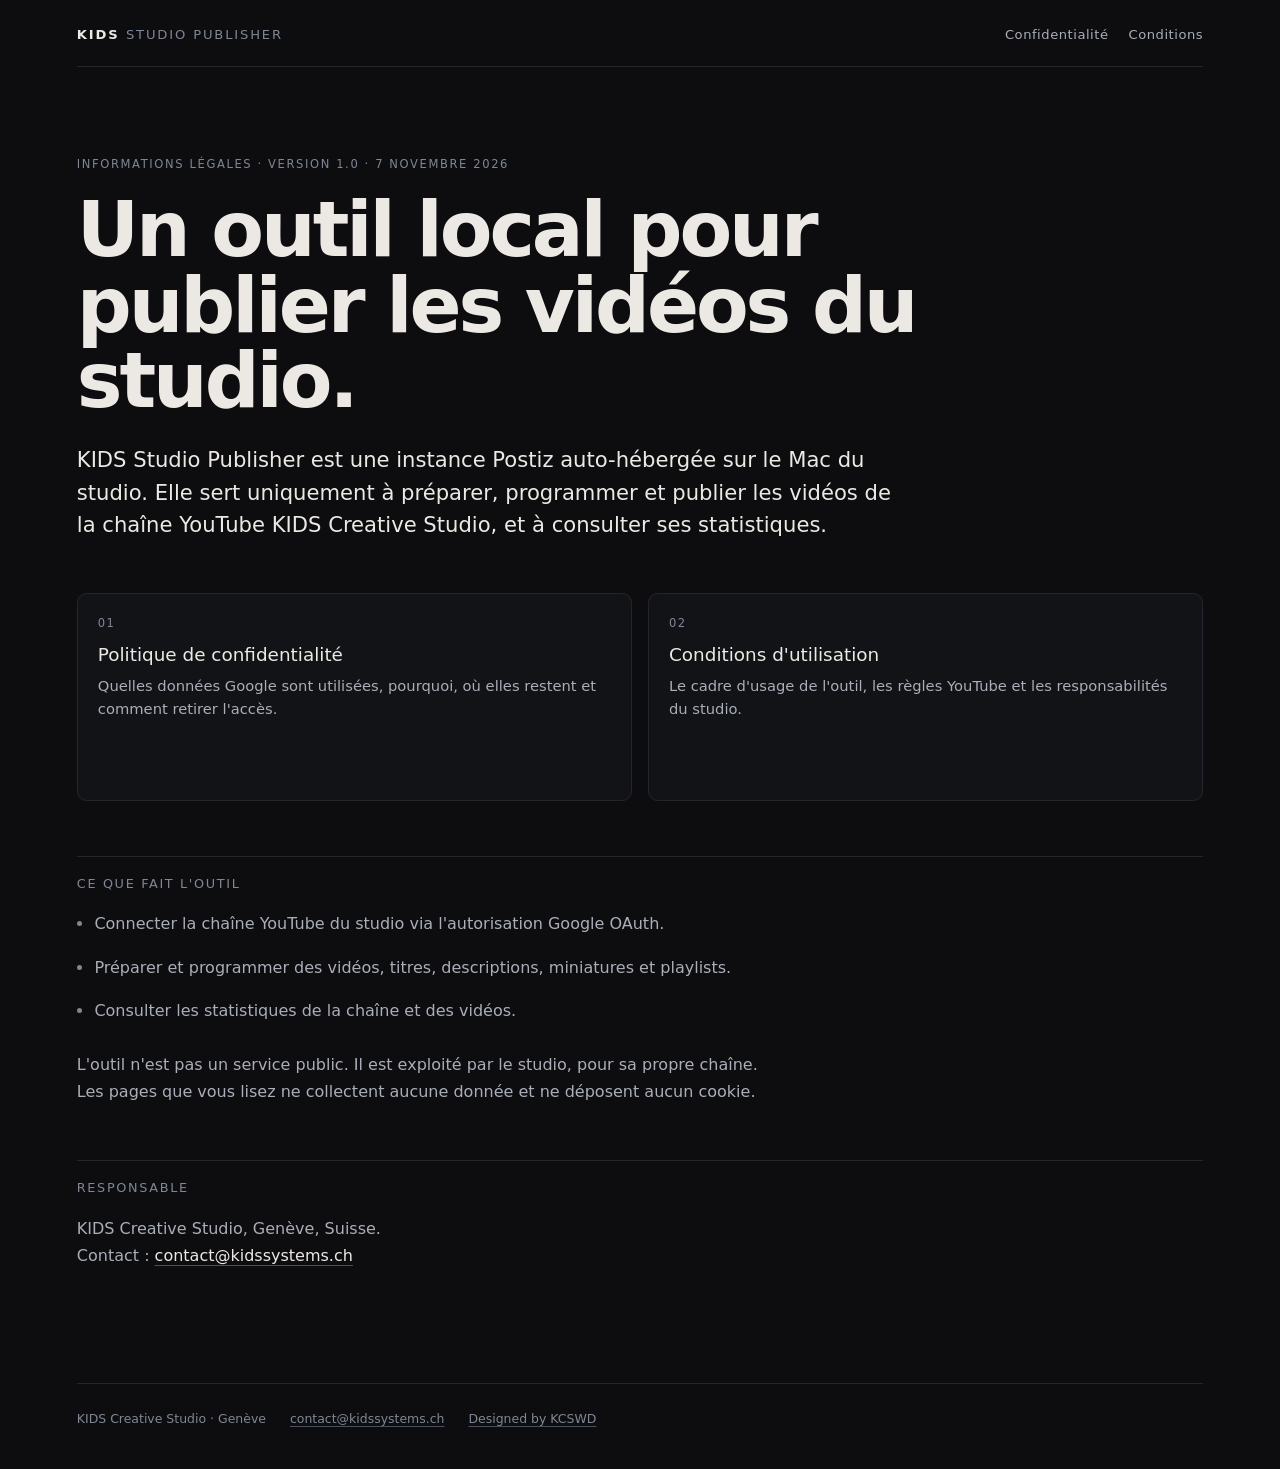
<file: index.html>
<!doctype html>
<html lang="fr">
<head>
  <meta charset="utf-8">
  <meta name="viewport" content="width=device-width, initial-scale=1">
  <meta name="theme-color" content="#0d0d10">
  <meta name="description" content="KIDS Studio Publisher — outil local de publication YouTube du studio KIDS Creative Studio. Informations légales, confidentialité et conditions d'utilisation.">
  <title>KIDS Studio Publisher — informations légales</title>
  <link rel="stylesheet" href="styles.css">
</head>
<body>
  <a class="skip" href="#contenu">Aller au contenu</a>

  <header class="site-header">
    <a class="brand" href="index.html">KIDS <span>Studio Publisher</span></a>
    <nav aria-label="Navigation principale">
      <a href="privacy.html">Confidentialité</a>
      <a href="terms.html">Conditions</a>
    </nav>
  </header>

  <main id="contenu">
    <p class="eyebrow">Informations légales · version 1.0 · 7 novembre 2026</p>
    <h1>Un outil local pour publier les vidéos du studio.</h1>
    <p class="lede">KIDS Studio Publisher est une instance Postiz auto-hébergée sur le Mac du studio. Elle sert uniquement à préparer, programmer et publier les vidéos de la chaîne YouTube KIDS Creative Studio, et à consulter ses statistiques.</p>

    <div class="cards">
      <a class="card" href="privacy.html">
        <span class="card-kicker">01</span>
        <strong>Politique de confidentialité</strong>
        <span>Quelles données Google sont utilisées, pourquoi, où elles restent et comment retirer l'accès.</span>
      </a>
      <a class="card" href="terms.html">
        <span class="card-kicker">02</span>
        <strong>Conditions d'utilisation</strong>
        <span>Le cadre d'usage de l'outil, les règles YouTube et les responsabilités du studio.</span>
      </a>
    </div>

    <section>
      <h2>Ce que fait l'outil</h2>
      <ul class="plain">
        <li>Connecter la chaîne YouTube du studio via l'autorisation Google OAuth.</li>
        <li>Préparer et programmer des vidéos, titres, descriptions, miniatures et playlists.</li>
        <li>Consulter les statistiques de la chaîne et des vidéos.</li>
      </ul>
      <p>L'outil n'est pas un service public. Il est exploité par le studio, pour sa propre chaîne. Les pages que vous lisez ne collectent aucune donnée et ne déposent aucun cookie.</p>
    </section>

    <section>
      <h2>Responsable</h2>
      <p>KIDS Creative Studio, Genève, Suisse.<br>
        Contact : <a href="mailto:contact@kidssystems.ch">contact@kidssystems.ch</a></p>
    </section>
  </main>

  <footer>
    <span>KIDS Creative Studio · Genève</span>
    <span><a href="mailto:contact@kidssystems.ch">contact@kidssystems.ch</a></span>
    <span><a href="https://kidssystems.ch/" rel="noopener">Designed by KCSWD</a></span>
  </footer>
</body>
</html>
</file>
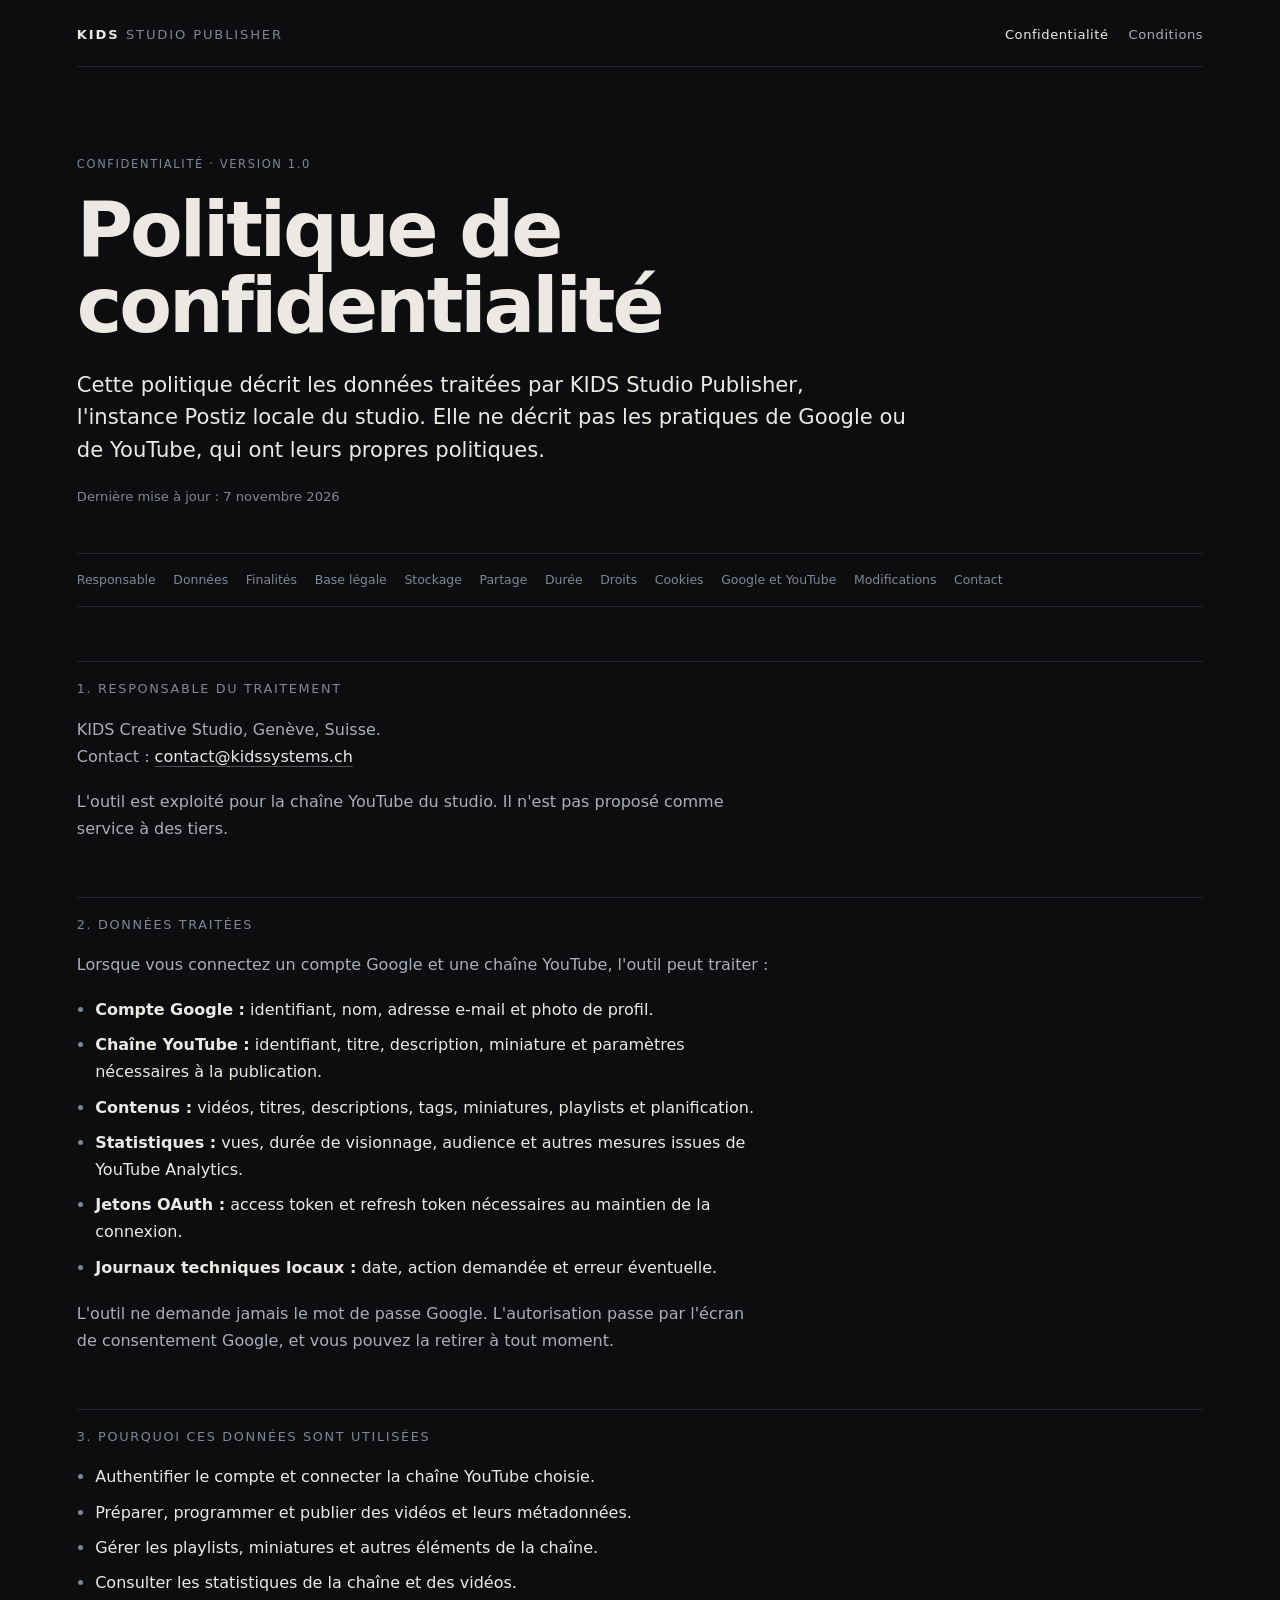
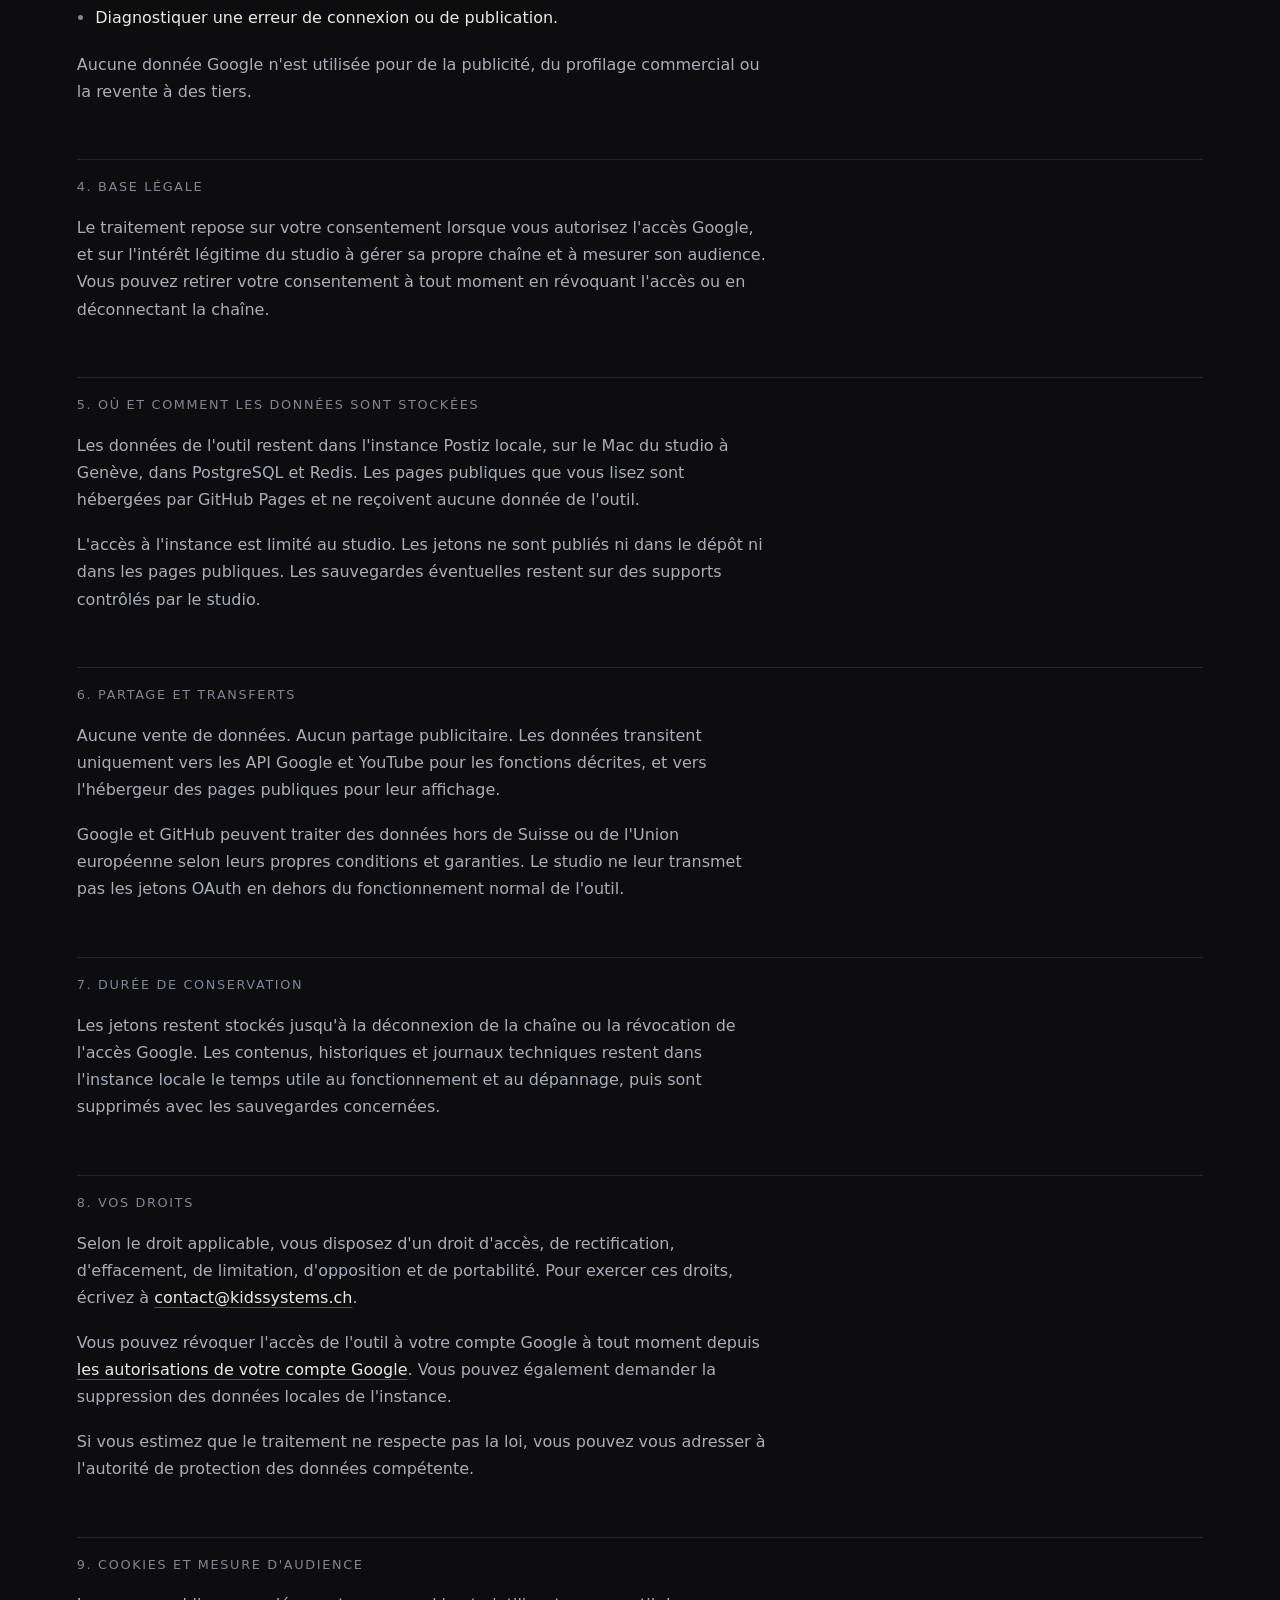
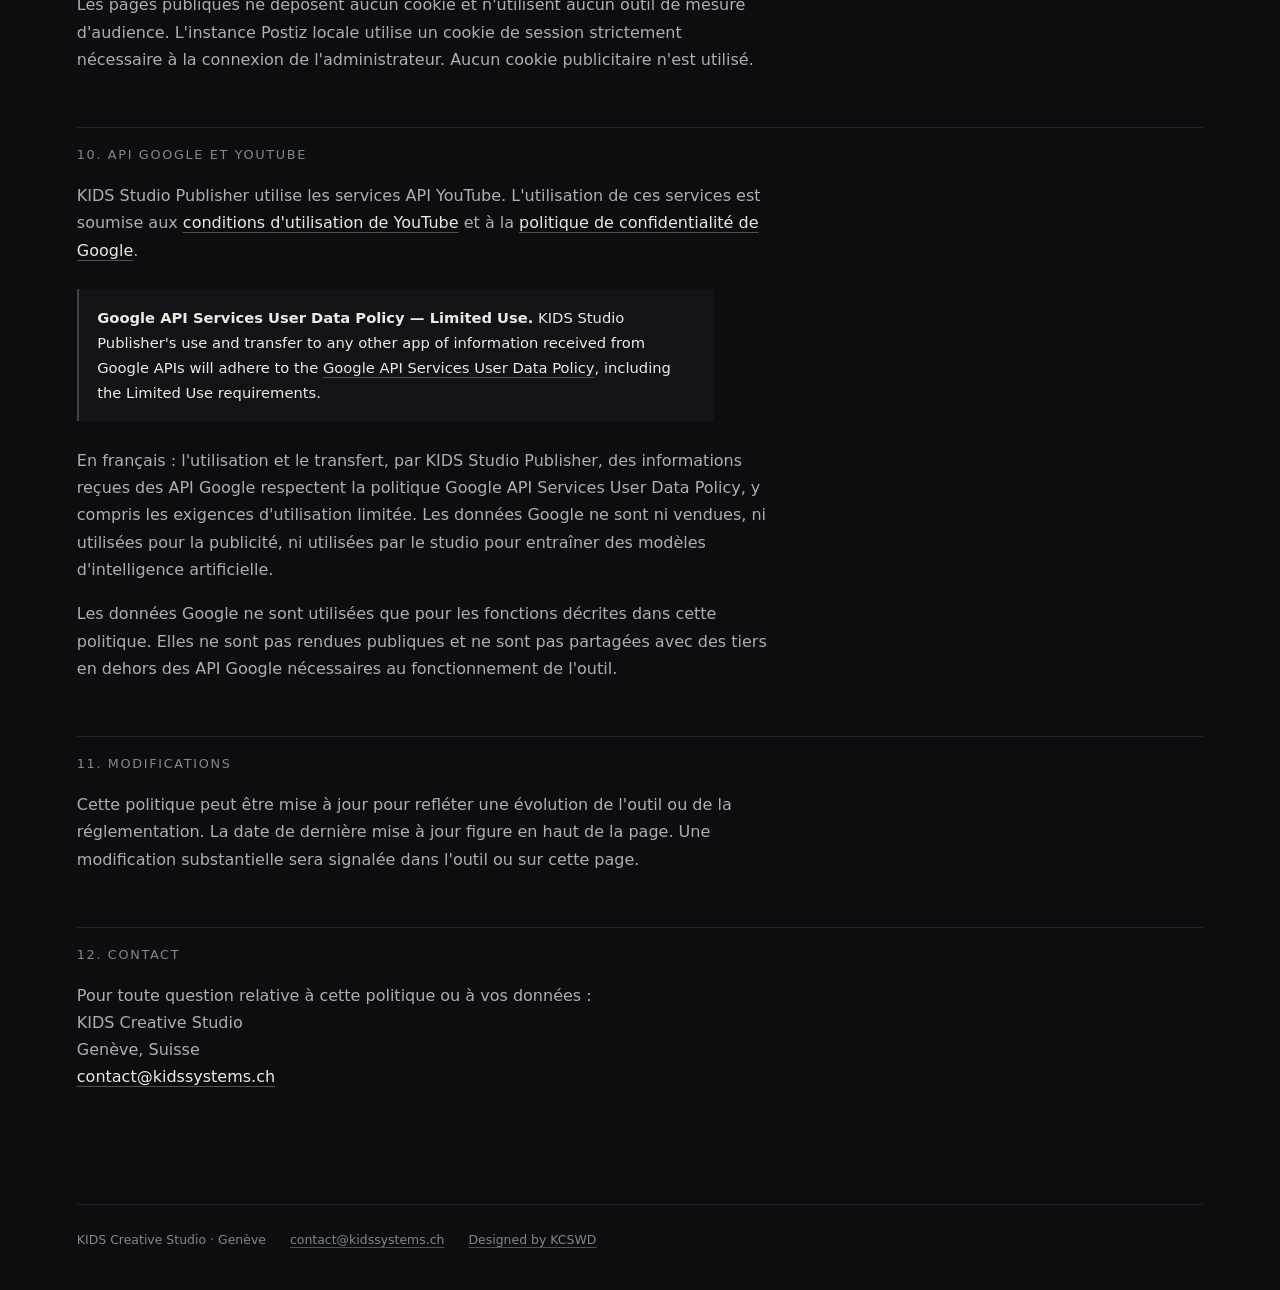
<file: privacy.html>
<!doctype html>
<html lang="fr">
<head>
  <meta charset="utf-8">
  <meta name="viewport" content="width=device-width, initial-scale=1">
  <meta name="theme-color" content="#0d0d10">
  <meta name="description" content="Politique de confidentialité de KIDS Studio Publisher, outil local de publication YouTube du studio KIDS Creative Studio.">
  <title>Politique de confidentialité — KIDS Studio Publisher</title>
  <link rel="stylesheet" href="styles.css">
</head>
<body>
  <a class="skip" href="#contenu">Aller au contenu</a>

  <header class="site-header">
    <a class="brand" href="index.html">KIDS <span>Studio Publisher</span></a>
    <nav aria-label="Navigation principale">
      <a href="privacy.html" aria-current="page">Confidentialité</a>
      <a href="terms.html">Conditions</a>
    </nav>
  </header>

  <main id="contenu">
    <p class="eyebrow">Confidentialité · version 1.0</p>
    <h1>Politique de confidentialité</h1>
    <p class="lede">Cette politique décrit les données traitées par KIDS Studio Publisher, l'instance Postiz locale du studio. Elle ne décrit pas les pratiques de Google ou de YouTube, qui ont leurs propres politiques.</p>
    <p class="meta">Dernière mise à jour : <time datetime="2026-11-07">7 novembre 2026</time></p>

    <nav class="toc" aria-label="Sommaire">
      <a href="#responsable">Responsable</a>
      <a href="#donnees">Données</a>
      <a href="#finalites">Finalités</a>
      <a href="#base">Base légale</a>
      <a href="#stockage">Stockage</a>
      <a href="#partage">Partage</a>
      <a href="#duree">Durée</a>
      <a href="#droits">Droits</a>
      <a href="#cookies">Cookies</a>
      <a href="#google">Google et YouTube</a>
      <a href="#modifications">Modifications</a>
      <a href="#contact">Contact</a>
    </nav>

    <section id="responsable">
      <h2>1. Responsable du traitement</h2>
      <p>KIDS Creative Studio, Genève, Suisse.<br>
        Contact : <a href="mailto:contact@kidssystems.ch">contact@kidssystems.ch</a></p>
      <p>L'outil est exploité pour la chaîne YouTube du studio. Il n'est pas proposé comme service à des tiers.</p>
    </section>

    <section id="donnees">
      <h2>2. Données traitées</h2>
      <p>Lorsque vous connectez un compte Google et une chaîne YouTube, l'outil peut traiter :</p>
      <ul>
        <li><strong>Compte Google :</strong> identifiant, nom, adresse e-mail et photo de profil.</li>
        <li><strong>Chaîne YouTube :</strong> identifiant, titre, description, miniature et paramètres nécessaires à la publication.</li>
        <li><strong>Contenus :</strong> vidéos, titres, descriptions, tags, miniatures, playlists et planification.</li>
        <li><strong>Statistiques :</strong> vues, durée de visionnage, audience et autres mesures issues de YouTube Analytics.</li>
        <li><strong>Jetons OAuth :</strong> access token et refresh token nécessaires au maintien de la connexion.</li>
        <li><strong>Journaux techniques locaux :</strong> date, action demandée et erreur éventuelle.</li>
      </ul>
      <p>L'outil ne demande jamais le mot de passe Google. L'autorisation passe par l'écran de consentement Google, et vous pouvez la retirer à tout moment.</p>
    </section>

    <section id="finalites">
      <h2>3. Pourquoi ces données sont utilisées</h2>
      <ul>
        <li>Authentifier le compte et connecter la chaîne YouTube choisie.</li>
        <li>Préparer, programmer et publier des vidéos et leurs métadonnées.</li>
        <li>Gérer les playlists, miniatures et autres éléments de la chaîne.</li>
        <li>Consulter les statistiques de la chaîne et des vidéos.</li>
        <li>Diagnostiquer une erreur de connexion ou de publication.</li>
      </ul>
      <p>Aucune donnée Google n'est utilisée pour de la publicité, du profilage commercial ou la revente à des tiers.</p>
    </section>

    <section id="base">
      <h2>4. Base légale</h2>
      <p>Le traitement repose sur votre consentement lorsque vous autorisez l'accès Google, et sur l'intérêt légitime du studio à gérer sa propre chaîne et à mesurer son audience. Vous pouvez retirer votre consentement à tout moment en révoquant l'accès ou en déconnectant la chaîne.</p>
    </section>

    <section id="stockage">
      <h2>5. Où et comment les données sont stockées</h2>
      <p>Les données de l'outil restent dans l'instance Postiz locale, sur le Mac du studio à Genève, dans PostgreSQL et Redis. Les pages publiques que vous lisez sont hébergées par GitHub Pages et ne reçoivent aucune donnée de l'outil.</p>
      <p>L'accès à l'instance est limité au studio. Les jetons ne sont publiés ni dans le dépôt ni dans les pages publiques. Les sauvegardes éventuelles restent sur des supports contrôlés par le studio.</p>
    </section>

    <section id="partage">
      <h2>6. Partage et transferts</h2>
      <p>Aucune vente de données. Aucun partage publicitaire. Les données transitent uniquement vers les API Google et YouTube pour les fonctions décrites, et vers l'hébergeur des pages publiques pour leur affichage.</p>
      <p>Google et GitHub peuvent traiter des données hors de Suisse ou de l'Union européenne selon leurs propres conditions et garanties. Le studio ne leur transmet pas les jetons OAuth en dehors du fonctionnement normal de l'outil.</p>
    </section>

    <section id="duree">
      <h2>7. Durée de conservation</h2>
      <p>Les jetons restent stockés jusqu'à la déconnexion de la chaîne ou la révocation de l'accès Google. Les contenus, historiques et journaux techniques restent dans l'instance locale le temps utile au fonctionnement et au dépannage, puis sont supprimés avec les sauvegardes concernées.</p>
    </section>

    <section id="droits">
      <h2>8. Vos droits</h2>
      <p>Selon le droit applicable, vous disposez d'un droit d'accès, de rectification, d'effacement, de limitation, d'opposition et de portabilité. Pour exercer ces droits, écrivez à <a href="mailto:contact@kidssystems.ch">contact@kidssystems.ch</a>.</p>
      <p>Vous pouvez révoquer l'accès de l'outil à votre compte Google à tout moment depuis <a href="https://myaccount.google.com/permissions" rel="noopener">les autorisations de votre compte Google</a>. Vous pouvez également demander la suppression des données locales de l'instance.</p>
      <p>Si vous estimez que le traitement ne respecte pas la loi, vous pouvez vous adresser à l'autorité de protection des données compétente.</p>
    </section>

    <section id="cookies">
      <h2>9. Cookies et mesure d'audience</h2>
      <p>Les pages publiques ne déposent aucun cookie et n'utilisent aucun outil de mesure d'audience. L'instance Postiz locale utilise un cookie de session strictement nécessaire à la connexion de l'administrateur. Aucun cookie publicitaire n'est utilisé.</p>
    </section>

    <section id="google">
      <h2>10. API Google et YouTube</h2>
      <p>KIDS Studio Publisher utilise les services API YouTube. L'utilisation de ces services est soumise aux <a href="https://www.youtube.com/t/terms" rel="noopener">conditions d'utilisation de YouTube</a> et à la <a href="https://policies.google.com/privacy" rel="noopener">politique de confidentialité de Google</a>.</p>

      <p class="notice"><strong>Google API Services User Data Policy — Limited Use.</strong> KIDS Studio Publisher's use and transfer to any other app of information received from Google APIs will adhere to the <a href="https://developers.google.com/terms/api-services-user-data-policy" rel="noopener">Google API Services User Data Policy</a>, including the Limited Use requirements.</p>

      <p>En français : l'utilisation et le transfert, par KIDS Studio Publisher, des informations reçues des API Google respectent la politique Google API Services User Data Policy, y compris les exigences d'utilisation limitée. Les données Google ne sont ni vendues, ni utilisées pour la publicité, ni utilisées par le studio pour entraîner des modèles d'intelligence artificielle.</p>

      <p>Les données Google ne sont utilisées que pour les fonctions décrites dans cette politique. Elles ne sont pas rendues publiques et ne sont pas partagées avec des tiers en dehors des API Google nécessaires au fonctionnement de l'outil.</p>
    </section>

    <section id="modifications">
      <h2>11. Modifications</h2>
      <p>Cette politique peut être mise à jour pour refléter une évolution de l'outil ou de la réglementation. La date de dernière mise à jour figure en haut de la page. Une modification substantielle sera signalée dans l'outil ou sur cette page.</p>
    </section>

    <section id="contact">
      <h2>12. Contact</h2>
      <p>Pour toute question relative à cette politique ou à vos données :<br>
        KIDS Creative Studio<br>
        Genève, Suisse<br>
        <a href="mailto:contact@kidssystems.ch">contact@kidssystems.ch</a></p>
    </section>
  </main>

  <footer>
    <span>KIDS Creative Studio · Genève</span>
    <span><a href="mailto:contact@kidssystems.ch">contact@kidssystems.ch</a></span>
    <span><a href="https://kidssystems.ch/" rel="noopener">Designed by KCSWD</a></span>
  </footer>
</body>
</html>
</file>
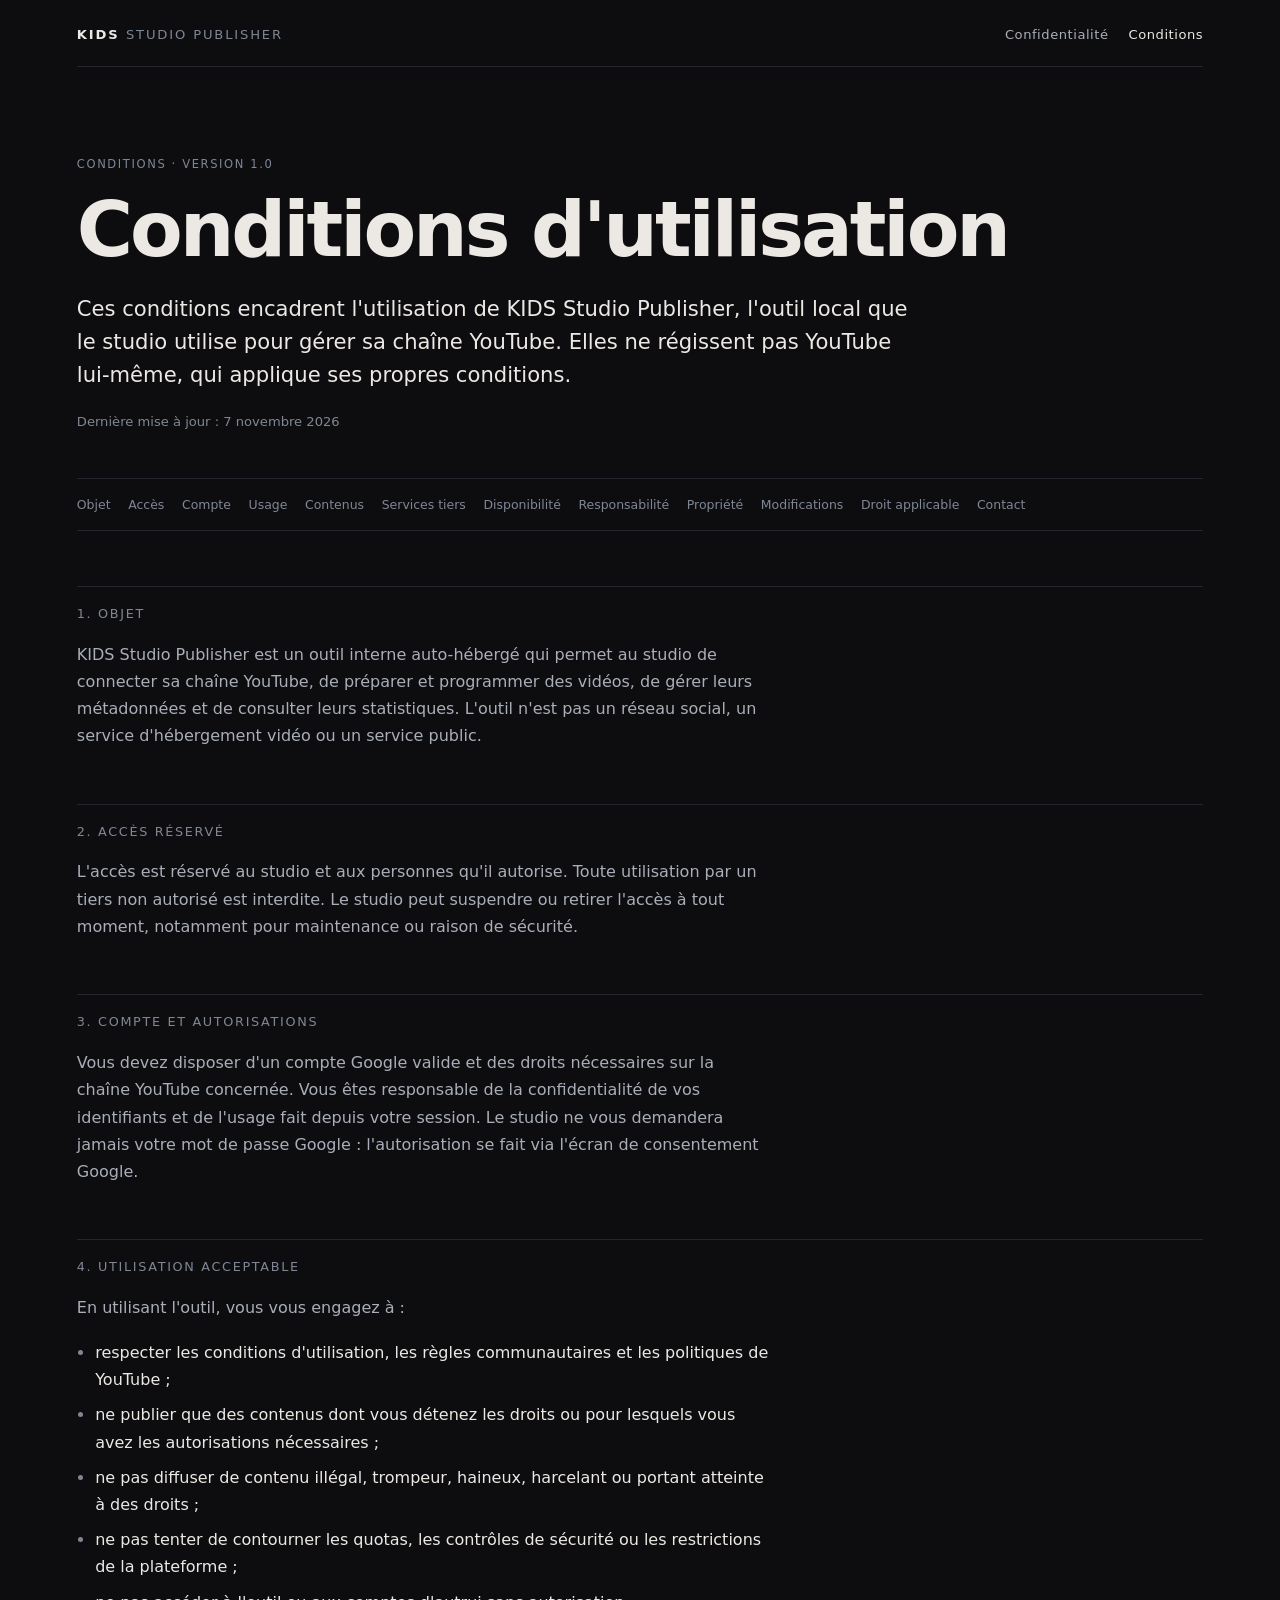
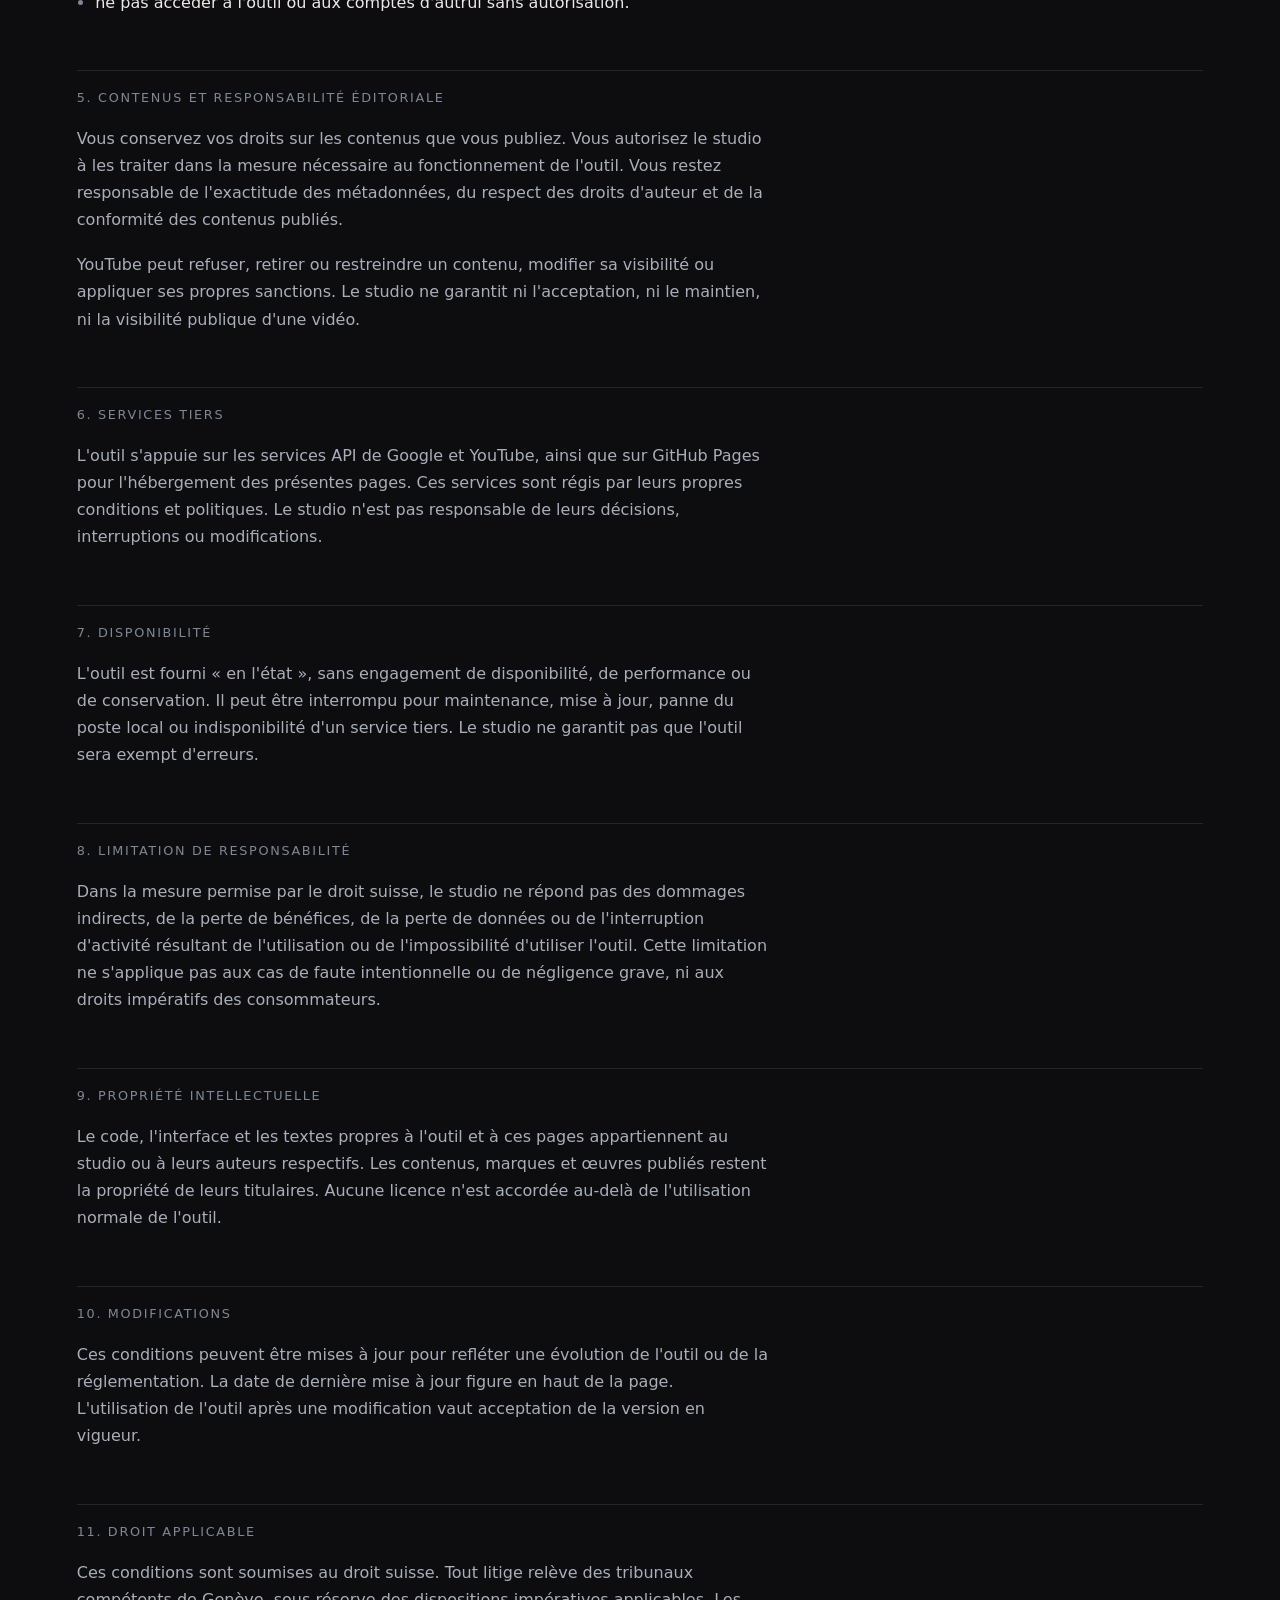
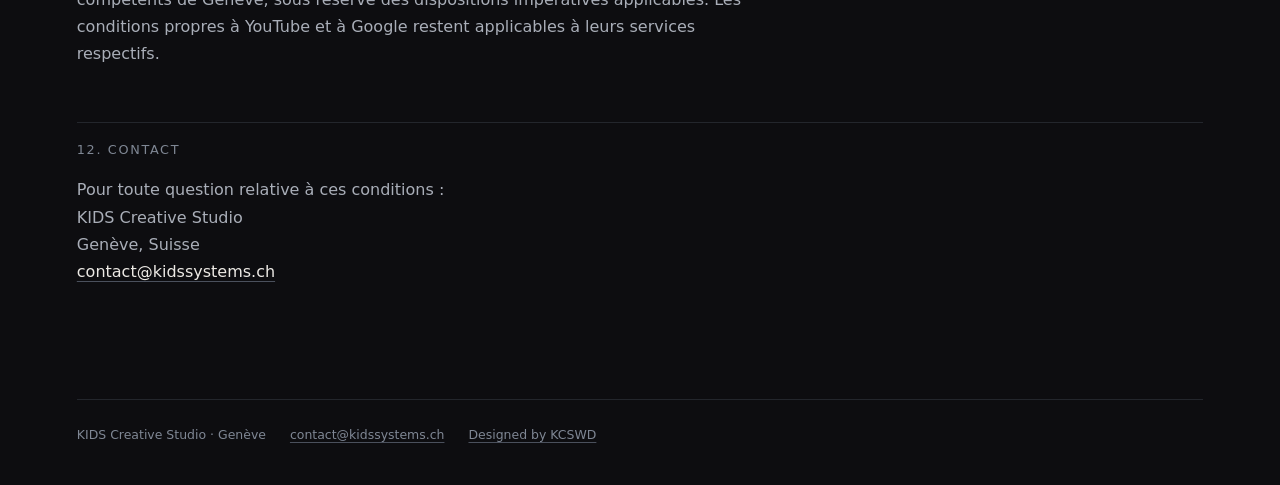
<file: terms.html>
<!doctype html>
<html lang="fr">
<head>
  <meta charset="utf-8">
  <meta name="viewport" content="width=device-width, initial-scale=1">
  <meta name="theme-color" content="#0d0d10">
  <meta name="description" content="Conditions d'utilisation de KIDS Studio Publisher, outil local de publication YouTube du studio KIDS Creative Studio.">
  <title>Conditions d'utilisation — KIDS Studio Publisher</title>
  <link rel="stylesheet" href="styles.css">
</head>
<body>
  <a class="skip" href="#contenu">Aller au contenu</a>

  <header class="site-header">
    <a class="brand" href="index.html">KIDS <span>Studio Publisher</span></a>
    <nav aria-label="Navigation principale">
      <a href="privacy.html">Confidentialité</a>
      <a href="terms.html" aria-current="page">Conditions</a>
    </nav>
  </header>

  <main id="contenu">
    <p class="eyebrow">Conditions · version 1.0</p>
    <h1>Conditions d'utilisation</h1>
    <p class="lede">Ces conditions encadrent l'utilisation de KIDS Studio Publisher, l'outil local que le studio utilise pour gérer sa chaîne YouTube. Elles ne régissent pas YouTube lui-même, qui applique ses propres conditions.</p>
    <p class="meta">Dernière mise à jour : <time datetime="2026-11-07">7 novembre 2026</time></p>

    <nav class="toc" aria-label="Sommaire">
      <a href="#objet">Objet</a>
      <a href="#acces">Accès</a>
      <a href="#compte">Compte</a>
      <a href="#usage">Usage</a>
      <a href="#contenus">Contenus</a>
      <a href="#tiers">Services tiers</a>
      <a href="#disponibilite">Disponibilité</a>
      <a href="#responsabilite">Responsabilité</a>
      <a href="#propriete">Propriété</a>
      <a href="#modifications">Modifications</a>
      <a href="#droit">Droit applicable</a>
      <a href="#contact">Contact</a>
    </nav>

    <section id="objet">
      <h2>1. Objet</h2>
      <p>KIDS Studio Publisher est un outil interne auto-hébergé qui permet au studio de connecter sa chaîne YouTube, de préparer et programmer des vidéos, de gérer leurs métadonnées et de consulter leurs statistiques. L'outil n'est pas un réseau social, un service d'hébergement vidéo ou un service public.</p>
    </section>

    <section id="acces">
      <h2>2. Accès réservé</h2>
      <p>L'accès est réservé au studio et aux personnes qu'il autorise. Toute utilisation par un tiers non autorisé est interdite. Le studio peut suspendre ou retirer l'accès à tout moment, notamment pour maintenance ou raison de sécurité.</p>
    </section>

    <section id="compte">
      <h2>3. Compte et autorisations</h2>
      <p>Vous devez disposer d'un compte Google valide et des droits nécessaires sur la chaîne YouTube concernée. Vous êtes responsable de la confidentialité de vos identifiants et de l'usage fait depuis votre session. Le studio ne vous demandera jamais votre mot de passe Google : l'autorisation se fait via l'écran de consentement Google.</p>
    </section>

    <section id="usage">
      <h2>4. Utilisation acceptable</h2>
      <p>En utilisant l'outil, vous vous engagez à :</p>
      <ul>
        <li>respecter les conditions d'utilisation, les règles communautaires et les politiques de YouTube ;</li>
        <li>ne publier que des contenus dont vous détenez les droits ou pour lesquels vous avez les autorisations nécessaires ;</li>
        <li>ne pas diffuser de contenu illégal, trompeur, haineux, harcelant ou portant atteinte à des droits ;</li>
        <li>ne pas tenter de contourner les quotas, les contrôles de sécurité ou les restrictions de la plateforme ;</li>
        <li>ne pas accéder à l'outil ou aux comptes d'autrui sans autorisation.</li>
      </ul>
    </section>

    <section id="contenus">
      <h2>5. Contenus et responsabilité éditoriale</h2>
      <p>Vous conservez vos droits sur les contenus que vous publiez. Vous autorisez le studio à les traiter dans la mesure nécessaire au fonctionnement de l'outil. Vous restez responsable de l'exactitude des métadonnées, du respect des droits d'auteur et de la conformité des contenus publiés.</p>
      <p>YouTube peut refuser, retirer ou restreindre un contenu, modifier sa visibilité ou appliquer ses propres sanctions. Le studio ne garantit ni l'acceptation, ni le maintien, ni la visibilité publique d'une vidéo.</p>
    </section>

    <section id="tiers">
      <h2>6. Services tiers</h2>
      <p>L'outil s'appuie sur les services API de Google et YouTube, ainsi que sur GitHub Pages pour l'hébergement des présentes pages. Ces services sont régis par leurs propres conditions et politiques. Le studio n'est pas responsable de leurs décisions, interruptions ou modifications.</p>
    </section>

    <section id="disponibilite">
      <h2>7. Disponibilité</h2>
      <p>L'outil est fourni « en l'état », sans engagement de disponibilité, de performance ou de conservation. Il peut être interrompu pour maintenance, mise à jour, panne du poste local ou indisponibilité d'un service tiers. Le studio ne garantit pas que l'outil sera exempt d'erreurs.</p>
    </section>

    <section id="responsabilite">
      <h2>8. Limitation de responsabilité</h2>
      <p>Dans la mesure permise par le droit suisse, le studio ne répond pas des dommages indirects, de la perte de bénéfices, de la perte de données ou de l'interruption d'activité résultant de l'utilisation ou de l'impossibilité d'utiliser l'outil. Cette limitation ne s'applique pas aux cas de faute intentionnelle ou de négligence grave, ni aux droits impératifs des consommateurs.</p>
    </section>

    <section id="propriete">
      <h2>9. Propriété intellectuelle</h2>
      <p>Le code, l'interface et les textes propres à l'outil et à ces pages appartiennent au studio ou à leurs auteurs respectifs. Les contenus, marques et œuvres publiés restent la propriété de leurs titulaires. Aucune licence n'est accordée au-delà de l'utilisation normale de l'outil.</p>
    </section>

    <section id="modifications">
      <h2>10. Modifications</h2>
      <p>Ces conditions peuvent être mises à jour pour refléter une évolution de l'outil ou de la réglementation. La date de dernière mise à jour figure en haut de la page. L'utilisation de l'outil après une modification vaut acceptation de la version en vigueur.</p>
    </section>

    <section id="droit">
      <h2>11. Droit applicable</h2>
      <p>Ces conditions sont soumises au droit suisse. Tout litige relève des tribunaux compétents de Genève, sous réserve des dispositions impératives applicables. Les conditions propres à YouTube et à Google restent applicables à leurs services respectifs.</p>
    </section>

    <section id="contact">
      <h2>12. Contact</h2>
      <p>Pour toute question relative à ces conditions :<br>
        KIDS Creative Studio<br>
        Genève, Suisse<br>
        <a href="mailto:contact@kidssystems.ch">contact@kidssystems.ch</a></p>
    </section>
  </main>

  <footer>
    <span>KIDS Creative Studio · Genève</span>
    <span><a href="mailto:contact@kidssystems.ch">contact@kidssystems.ch</a></span>
    <span><a href="https://kidssystems.ch/" rel="noopener">Designed by KCSWD</a></span>
  </footer>
</body>
</html>
</file>
<file: styles.css>
:root {
  color-scheme: dark;
  --bg: #0d0d10;
  --surface: #121317;
  --surface-raised: #16181d;
  --ink: #ece9e4;
  --muted: #a9aeb8;
  --quiet: #7f8794;
  --line: #23262c;
  --line-strong: #3d4250;
  --focus: #c8c2b6;
  --max: 76rem;
}

* {
  box-sizing: border-box;
}

html {
  scroll-behavior: smooth;
}

body {
  margin: 0;
  min-height: 100vh;
  background: var(--bg);
  color: var(--ink);
  font: 400 1rem/1.7 ui-sans-serif, system-ui, -apple-system, BlinkMacSystemFont, "Segoe UI", sans-serif;
  -webkit-font-smoothing: antialiased;
}

a {
  color: var(--ink);
  text-decoration-color: #4a505c;
  text-underline-offset: 0.24em;
}

a:hover {
  text-decoration-color: var(--ink);
}

a:focus-visible,
button:focus-visible {
  outline: 2px solid var(--focus);
  outline-offset: 3px;
}

.skip {
  position: absolute;
  left: 1rem;
  top: -4rem;
  z-index: 10;
  padding: 0.7rem 1rem;
  background: var(--ink);
  color: var(--bg);
  border-radius: 0.35rem;
}

.skip:focus {
  top: 1rem;
}

.site-header {
  width: min(100% - 2 * 6vw, var(--max));
  margin: 0 auto;
  padding: 1.5rem 0 1.25rem;
  display: flex;
  flex-wrap: wrap;
  align-items: baseline;
  justify-content: space-between;
  gap: 1rem 2rem;
  border-bottom: 1px solid var(--line);
}

.brand {
  color: var(--ink);
  font-size: 0.82rem;
  font-weight: 600;
  letter-spacing: 0.14em;
  text-decoration: none;
  text-transform: uppercase;
}

.brand span {
  color: var(--quiet);
  font-weight: 400;
}

.site-header nav {
  display: flex;
  flex-wrap: wrap;
  gap: 1.25rem;
  font-size: 0.82rem;
  letter-spacing: 0.04em;
}

.site-header nav a {
  color: var(--muted);
  text-decoration: none;
}

.site-header nav a:hover,
.site-header nav a[aria-current="page"] {
  color: var(--ink);
}

main {
  width: min(100% - 2 * 6vw, var(--max));
  margin: 0 auto;
  padding: 5.5rem 0 6rem;
}

.eyebrow {
  margin: 0 0 1.1rem;
  color: var(--quiet);
  font-size: 0.72rem;
  font-weight: 500;
  letter-spacing: 0.14em;
  text-transform: uppercase;
}

h1 {
  max-width: 18ch;
  margin: 0 0 1.6rem;
  font-size: clamp(2.4rem, 6.2vw, 4.8rem);
  font-weight: 600;
  letter-spacing: -0.04em;
  line-height: 0.98;
}

h2 {
  margin: 3.4rem 0 1rem;
  padding-top: 1rem;
  border-top: 1px solid var(--line);
  font-size: 0.8rem;
  font-weight: 500;
  letter-spacing: 0.13em;
  text-transform: uppercase;
  color: var(--quiet);
}

p {
  max-width: 68ch;
  margin: 0 0 1.1rem;
  color: var(--muted);
}

.lede {
  max-width: 62ch;
  margin-bottom: 1.2rem;
  color: var(--ink);
  font-size: clamp(1.08rem, 1.7vw, 1.32rem);
  line-height: 1.55;
}

.meta {
  margin: 0 0 2.8rem;
  color: var(--quiet);
  font-size: 0.82rem;
}

.cards {
  display: grid;
  grid-template-columns: repeat(auto-fit, minmax(min(100%, 20rem), 1fr));
  gap: 1rem;
  margin: 3.2rem 0 1rem;
}

.card {
  display: grid;
  gap: 0.55rem;
  align-content: start;
  min-height: 13rem;
  padding: 1.25rem;
  border: 1px solid var(--line);
  border-radius: 0.6rem;
  background: var(--surface);
  color: var(--ink);
  text-decoration: none;
  transition: border-color 160ms ease, background 160ms ease, transform 160ms ease;
}

.card:hover {
  border-color: var(--line-strong);
  background: var(--surface-raised);
  transform: translateY(-2px);
}

.card-kicker {
  color: var(--quiet);
  font-size: 0.72rem;
  letter-spacing: 0.12em;
}

.card strong {
  font-size: 1.15rem;
  font-weight: 500;
  line-height: 1.3;
}

.card span:last-child {
  color: var(--muted);
  font-size: 0.92rem;
  line-height: 1.55;
}

.plain {
  display: grid;
  gap: 0.5rem;
  margin: 0 0 1.2rem;
  padding-left: 1.1rem;
}

.plain li {
  color: var(--muted);
}

ul {
  max-width: 68ch;
  margin: 0 0 1.2rem;
  padding-left: 1.15rem;
}

li {
  margin-bottom: 0.5rem;
}

li::marker {
  color: var(--quiet);
}

.toc {
  display: flex;
  flex-wrap: wrap;
  gap: 0.55rem 1.1rem;
  margin: 0 0 2.5rem;
  padding: 0.95rem 0;
  border-top: 1px solid var(--line);
  border-bottom: 1px solid var(--line);
  font-size: 0.78rem;
}

.toc a {
  color: var(--quiet);
  text-decoration: none;
}

.toc a:hover {
  color: var(--ink);
}

section {
  scroll-margin-top: 1.5rem;
}

.notice {
  max-width: 68ch;
  margin: 1.6rem 0;
  padding: 1rem 1.15rem;
  border-left: 2px solid var(--line-strong);
  background: var(--surface);
  color: var(--ink);
  font-size: 0.92rem;
}

footer {
  width: min(100% - 2 * 6vw, var(--max));
  margin: 0 auto;
  padding: 1.5rem 0 2.5rem;
  display: flex;
  flex-wrap: wrap;
  gap: 0.5rem 1.5rem;
  border-top: 1px solid var(--line);
  color: var(--quiet);
  font-size: 0.78rem;
}

footer a {
  color: var(--quiet);
}

footer a:hover {
  color: var(--ink);
}

@media (max-width: 640px) {
  main {
    padding-top: 3.5rem;
    padding-bottom: 4rem;
  }

  h1 {
    max-width: 14ch;
  }

  .site-header {
    align-items: flex-start;
  }

  .site-header nav {
    gap: 0.9rem;
  }

  .cards {
    margin-top: 2.4rem;
  }

  .card {
    min-height: 0;
  }
}

@media (prefers-reduced-motion: reduce) {
  html {
    scroll-behavior: auto;
  }

  .card {
    transition: none;
  }
}
</file>
